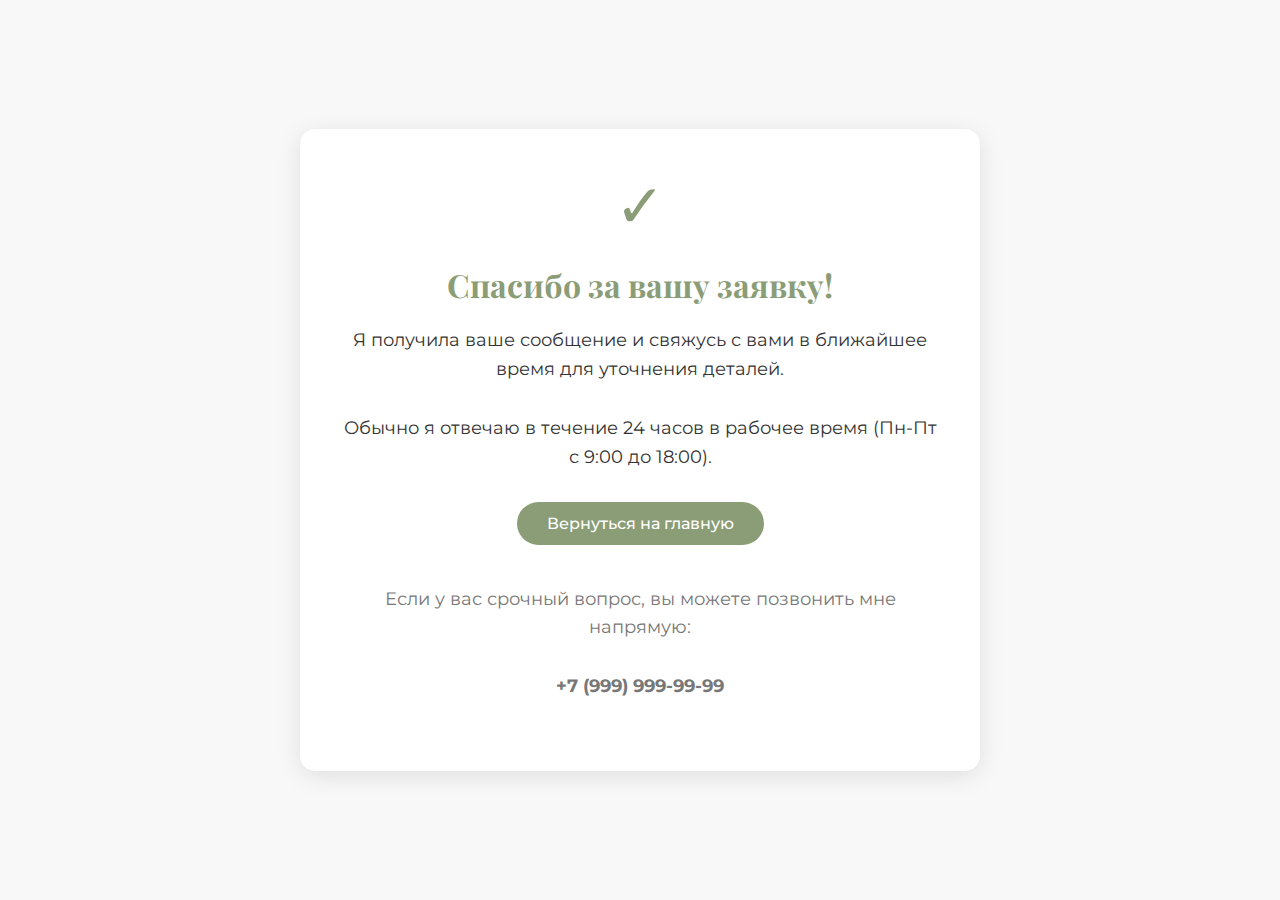
<file: thank-you.html>
<!DOCTYPE html>
<html lang="ru">
<head>
    <meta charset="UTF-8">
    <meta name="viewport" content="width=device-width, initial-scale=1.0">
    <title>Спасибо за заявку! | ПРО Тебя</title>
    <link rel="preconnect" href="https://fonts.googleapis.com">
    <link rel="preconnect" href="https://fonts.gstatic.com" crossorigin>
    <link href="https://fonts.googleapis.com/css2?family=Montserrat:wght@300;400;500;600&family=Playfair+Display:wght@400;500&display=swap" rel="stylesheet">
    <style>
        :root {
            --primary: #8B9D77;
            --primary-light: #CBD5C0;
            --secondary: #D4A5A5;
            --dark: #333333;
            --light: #F8F8F8;
            --white: #FFFFFF;
        }
        
        body {
            font-family: 'Montserrat', sans-serif;
            background-color: var(--light);
            color: var(--dark);
            margin: 0;
            padding: 0;
            display: flex;
            justify-content: center;
            align-items: center;
            min-height: 100vh;
            text-align: center;
        }
        
        .thank-you-container {
            background-color: var(--white);
            padding: 40px;
            border-radius: 15px;
            box-shadow: 0 5px 25px rgba(0,0,0,0.1);
            max-width: 600px;
            width: 90%;
            margin: 20px;
        }
        
        h1 {
            font-family: 'Playfair Display', serif;
            color: var(--primary);
            margin-bottom: 20px;
        }
        
        p {
            margin-bottom: 30px;
            font-size: 18px;
            line-height: 1.6;
        }
        
        .btn {
            display: inline-block;
            padding: 12px 30px;
            background-color: var(--primary);
            color: var(--white);
            text-decoration: none;
            border-radius: 30px;
            font-weight: 500;
            transition: all 0.3s ease;
        }
        
        .btn:hover {
            background-color: var(--secondary);
            transform: translateY(-3px);
        }
        
        .checkmark {
            color: var(--primary);
            font-size: 60px;
            margin-bottom: 20px;
        }
    </style>
</head>
<body>
    <div class="thank-you-container">
        <div class="checkmark">✓</div>
        <h1>Спасибо за вашу заявку!</h1>
        <p>Я получила ваше сообщение и свяжусь с вами в ближайшее время для уточнения деталей.</p>
        <p>Обычно я отвечаю в течение 24 часов в рабочее время (Пн-Пт с 9:00 до 18:00).</p>
        <a href="index.html" class="btn">Вернуться на главную</a>
        
        <div style="margin-top: 40px; font-size: 14px; color: #777;">
            <p>Если у вас срочный вопрос, вы можете позвонить мне напрямую:</p>
            <p><strong>+7 (999) 999-99-99</strong></p>
        </div>
    </div>
</body>
</html>
</file>
